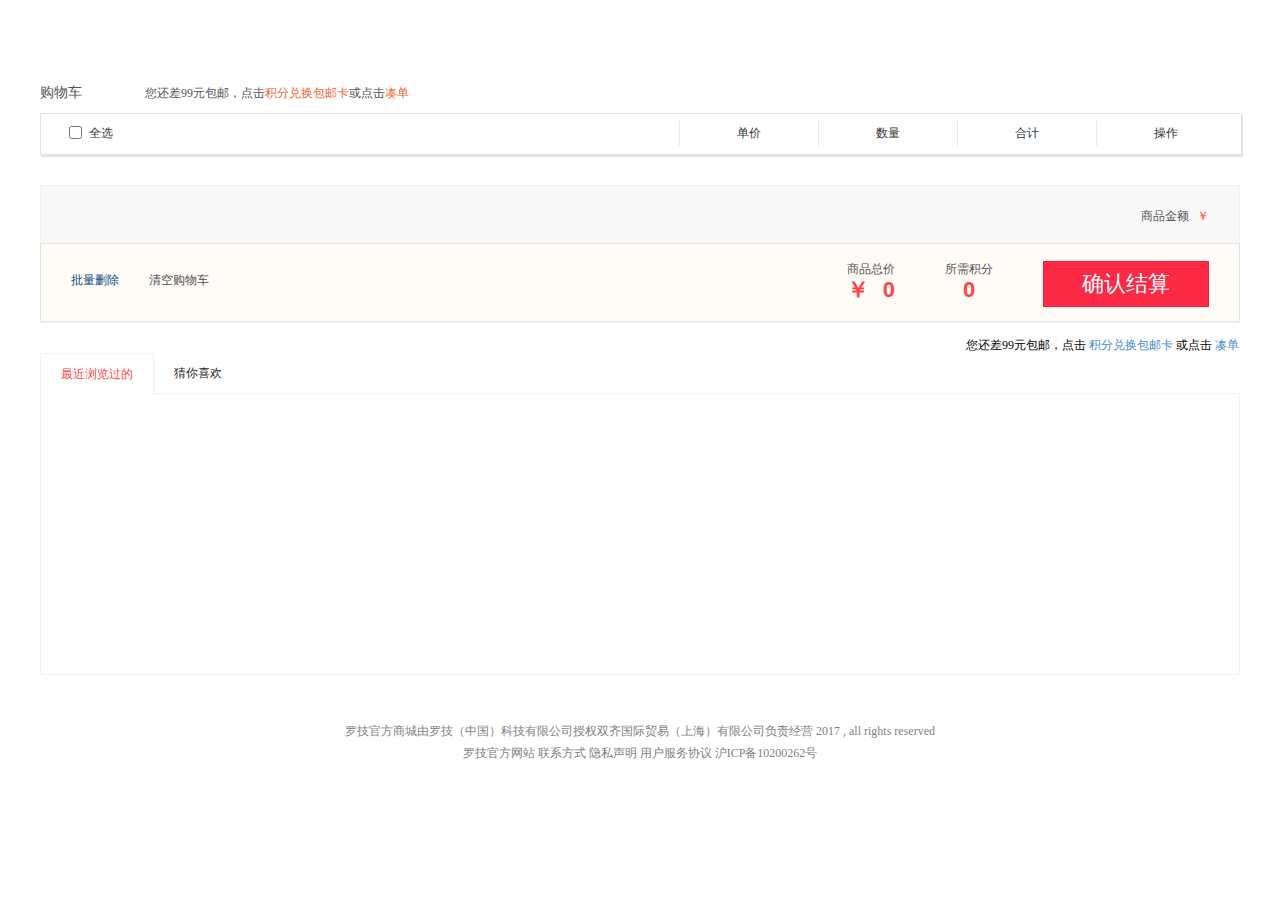
<file: shop.html>
<!DOCTYPE html><html lang="en"><head><meta charset="UTF-8"><meta name="viewport" content="width=device-width,initial-scale=1"><title>Document</title><link rel="stylesheet" href="css/shop.min.css"><script src="js/jquery-1.11.3.js"></script><script src="js/require.js" async="true" defer="defer" data-main="js/main2"></script></head><body><div class="shop-contain"><div class="shop-header"><a href="" class="logo"></a><div class="step-box"></div></div><div class="shopping"><div class="shopping-title"><span>购物车</span> <span>您还差99元包邮，点击<a href="">积分兑换包邮卡</a>或点击<a href="">凑单</a></span></div><div class="pay-box"><ul class="pay-header"><li class="li-1"><input type="checkbox" id="chooseall"> <span>全选</span></li><li><span>单价</span></li><li><span>数量</span></li><li><span>合计</span></li><li><span>操作</span></li></ul><div class="pay-body"></div></div><div class="all"><div class="div_text"><p><span class="promoney">商品金额 <i>￥</i> <span></span></span></p></div><div class="div_price"><div class="div1"><a href="">批量删除</a></div><div class="div2"><a href="">清空购物车</a></div><div class="div3"><span><em>商品总价</em><p style="float: left;">￥</p><p id="import" style="float: right;">0</p></span><span><em>所需积分</em><p>0</p></span><a href="">确认结算</a></div></div><div style="width: 100%; text-align: right; margin-top: 9%;"><span>您还差99元包邮，点击 <a href="" style="color: #428bca;">积分兑换包邮卡</a> 或点击 <a href="" style="color: #428bca;">凑单</a></span></div><a href="" class="free"></a></div></div><div class="used"><ul><li><a href="javascript:void(0)" class="active">最近浏览过的</a></li><li><a href="javascript:void(0)">猜你喜欢</a></li></ul><div></div></div></div><div class="shop-foot"><div class="copyright"><p>罗技官方商城由罗技（中国）科技有限公司授权双齐国际贸易（上海）有限公司负责经营 2017 , all rights reserved</p><p>罗技官方网站 联系方式 隐私声明 用户服务协议 沪ICP备10200262号</p></div></div></body></html>
</file>
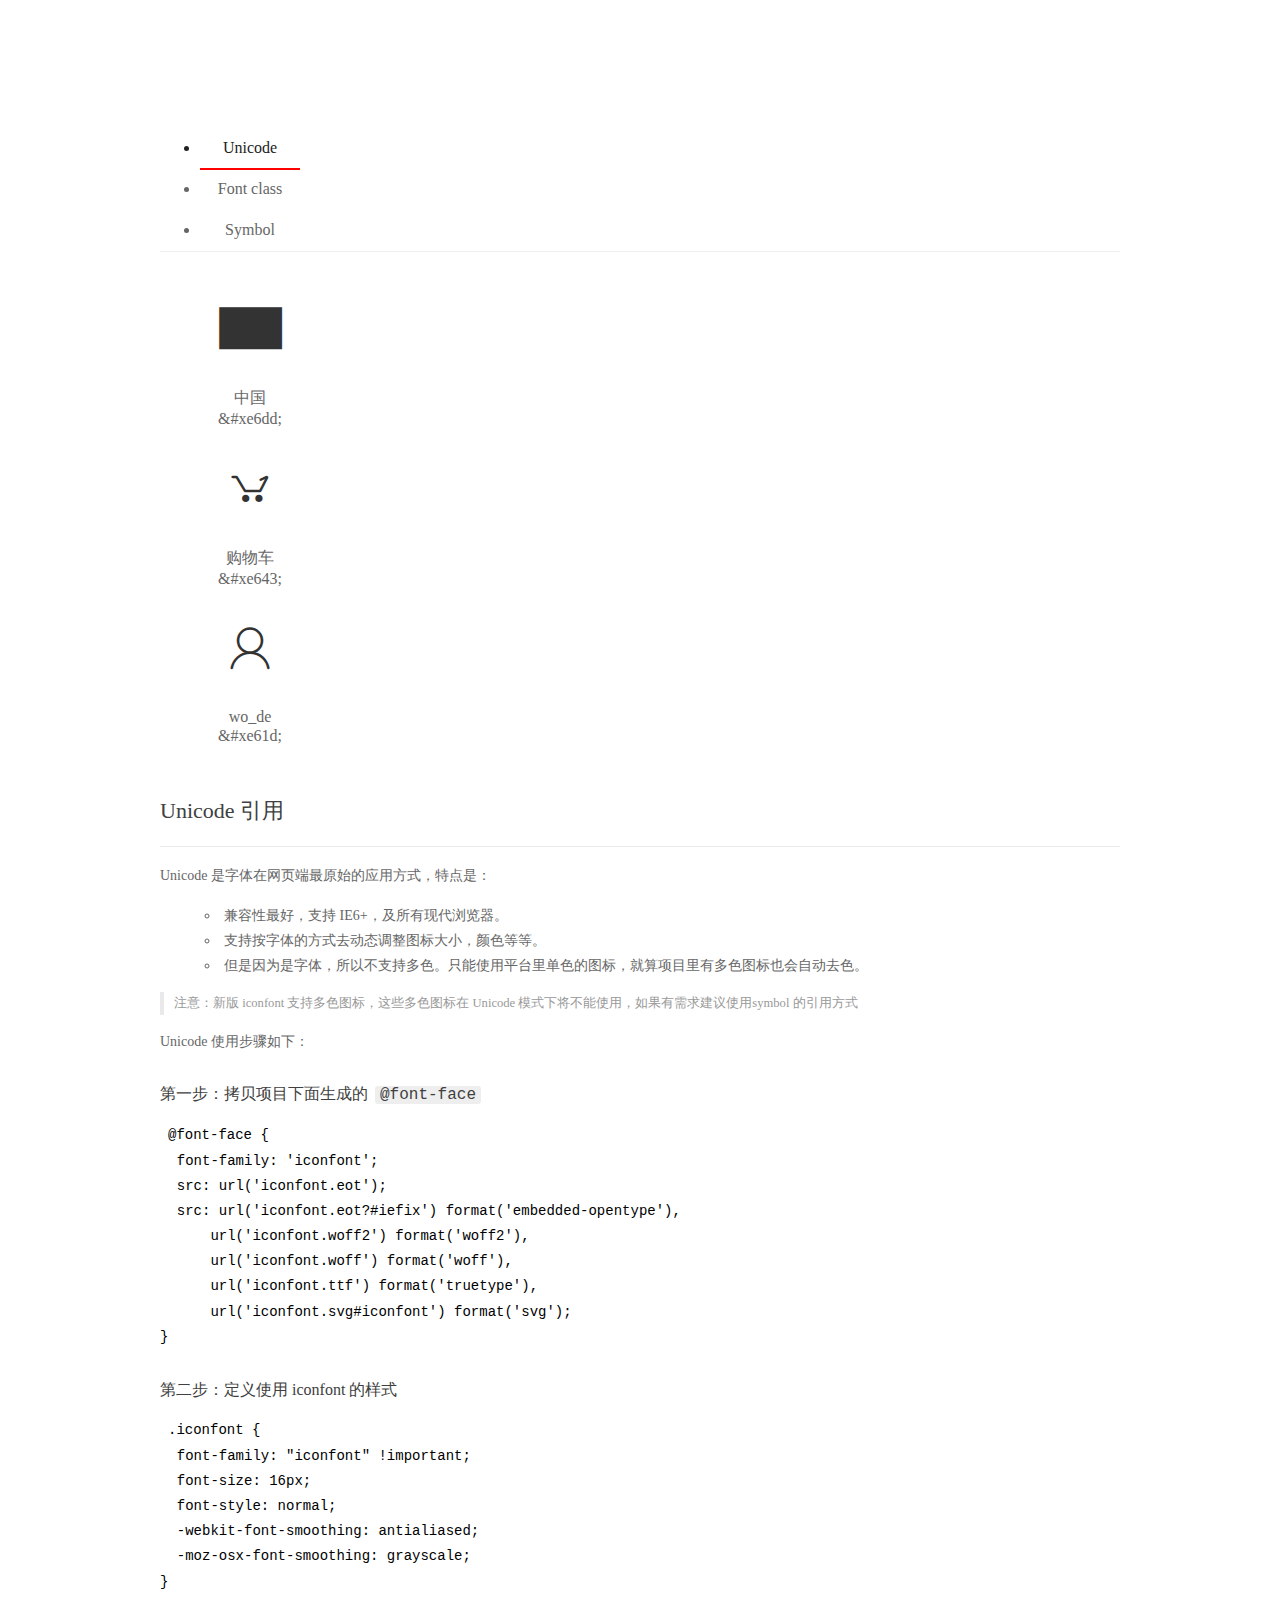
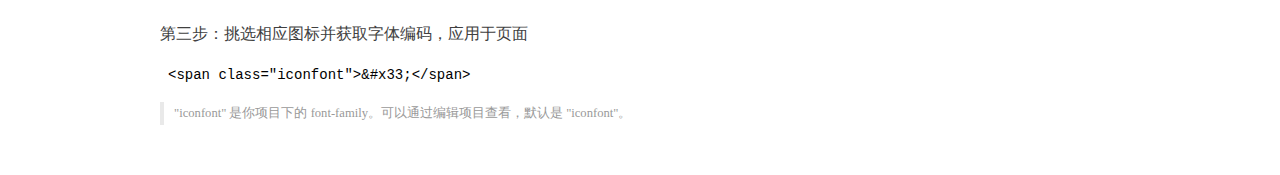
<file: icon/demo_index.html>
<!DOCTYPE html>
<html>
<head>
  <meta charset="utf-8"/>
  <title>IconFont Demo</title>
  <link rel="shortcut icon" href="https://img.alicdn.com/tps/i4/TB1_oz6GVXXXXaFXpXXJDFnIXXX-64-64.ico" type="image/x-icon"/>
  <link rel="stylesheet" href="https://g.alicdn.com/thx/cube/1.3.2/cube.min.css">
  <link rel="stylesheet" href="demo.css">
  <link rel="stylesheet" href="iconfont.css">
  <script src="iconfont.js"></script>
  <!-- jQuery -->
  <script src="https://a1.alicdn.com/oss/uploads/2018/12/26/7bfddb60-08e8-11e9-9b04-53e73bb6408b.js"></script>
  <!-- 代码高亮 -->
  <script src="https://a1.alicdn.com/oss/uploads/2018/12/26/a3f714d0-08e6-11e9-8a15-ebf944d7534c.js"></script>
</head>
<body>
  <div class="main">
    <h1 class="logo"><a href="https://www.iconfont.cn/" title="iconfont 首页" target="_blank">&#xe86b;</a></h1>
    <div class="nav-tabs">
      <ul id="tabs" class="dib-box">
        <li class="dib active"><span>Unicode</span></li>
        <li class="dib"><span>Font class</span></li>
        <li class="dib"><span>Symbol</span></li>
      </ul>
      
    </div>
    <div class="tab-container">
      <div class="content unicode" style="display: block;">
          <ul class="icon_lists dib-box">
          
            <li class="dib">
              <span class="icon iconfont">&#xe6dd;</span>
                <div class="name">中国</div>
                <div class="code-name">&amp;#xe6dd;</div>
              </li>
          
            <li class="dib">
              <span class="icon iconfont">&#xe643;</span>
                <div class="name">购物车</div>
                <div class="code-name">&amp;#xe643;</div>
              </li>
          
            <li class="dib">
              <span class="icon iconfont">&#xe61d;</span>
                <div class="name">wo_de</div>
                <div class="code-name">&amp;#xe61d;</div>
              </li>
          
          </ul>
          <div class="article markdown">
          <h2 id="unicode-">Unicode 引用</h2>
          <hr>

          <p>Unicode 是字体在网页端最原始的应用方式，特点是：</p>
          <ul>
            <li>兼容性最好，支持 IE6+，及所有现代浏览器。</li>
            <li>支持按字体的方式去动态调整图标大小，颜色等等。</li>
            <li>但是因为是字体，所以不支持多色。只能使用平台里单色的图标，就算项目里有多色图标也会自动去色。</li>
          </ul>
          <blockquote>
            <p>注意：新版 iconfont 支持多色图标，这些多色图标在 Unicode 模式下将不能使用，如果有需求建议使用symbol 的引用方式</p>
          </blockquote>
          <p>Unicode 使用步骤如下：</p>
          <h3 id="-font-face">第一步：拷贝项目下面生成的 <code>@font-face</code></h3>
<pre><code class="language-css"
>@font-face {
  font-family: 'iconfont';
  src: url('iconfont.eot');
  src: url('iconfont.eot?#iefix') format('embedded-opentype'),
      url('iconfont.woff2') format('woff2'),
      url('iconfont.woff') format('woff'),
      url('iconfont.ttf') format('truetype'),
      url('iconfont.svg#iconfont') format('svg');
}
</code></pre>
          <h3 id="-iconfont-">第二步：定义使用 iconfont 的样式</h3>
<pre><code class="language-css"
>.iconfont {
  font-family: "iconfont" !important;
  font-size: 16px;
  font-style: normal;
  -webkit-font-smoothing: antialiased;
  -moz-osx-font-smoothing: grayscale;
}
</code></pre>
          <h3 id="-">第三步：挑选相应图标并获取字体编码，应用于页面</h3>
<pre>
<code class="language-html"
>&lt;span class="iconfont"&gt;&amp;#x33;&lt;/span&gt;
</code></pre>
          <blockquote>
            <p>"iconfont" 是你项目下的 font-family。可以通过编辑项目查看，默认是 "iconfont"。</p>
          </blockquote>
          </div>
      </div>
      <div class="content font-class">
        <ul class="icon_lists dib-box">
          
          <li class="dib">
            <span class="icon iconfont icon-zhongguo"></span>
            <div class="name">
              中国
            </div>
            <div class="code-name">.icon-zhongguo
            </div>
          </li>
          
          <li class="dib">
            <span class="icon iconfont icon-gouwuche"></span>
            <div class="name">
              购物车
            </div>
            <div class="code-name">.icon-gouwuche
            </div>
          </li>
          
          <li class="dib">
            <span class="icon iconfont icon-wo_de2"></span>
            <div class="name">
              wo_de
            </div>
            <div class="code-name">.icon-wo_de2
            </div>
          </li>
          
        </ul>
        <div class="article markdown">
        <h2 id="font-class-">font-class 引用</h2>
        <hr>

        <p>font-class 是 Unicode 使用方式的一种变种，主要是解决 Unicode 书写不直观，语意不明确的问题。</p>
        <p>与 Unicode 使用方式相比，具有如下特点：</p>
        <ul>
          <li>兼容性良好，支持 IE8+，及所有现代浏览器。</li>
          <li>相比于 Unicode 语意明确，书写更直观。可以很容易分辨这个 icon 是什么。</li>
          <li>因为使用 class 来定义图标，所以当要替换图标时，只需要修改 class 里面的 Unicode 引用。</li>
          <li>不过因为本质上还是使用的字体，所以多色图标还是不支持的。</li>
        </ul>
        <p>使用步骤如下：</p>
        <h3 id="-fontclass-">第一步：引入项目下面生成的 fontclass 代码：</h3>
<pre><code class="language-html">&lt;link rel="stylesheet" href="./iconfont.css"&gt;
</code></pre>
        <h3 id="-">第二步：挑选相应图标并获取类名，应用于页面：</h3>
<pre><code class="language-html">&lt;span class="iconfont icon-xxx"&gt;&lt;/span&gt;
</code></pre>
        <blockquote>
          <p>"
            iconfont" 是你项目下的 font-family。可以通过编辑项目查看，默认是 "iconfont"。</p>
        </blockquote>
      </div>
      </div>
      <div class="content symbol">
          <ul class="icon_lists dib-box">
          
            <li class="dib">
                <svg class="icon svg-icon" aria-hidden="true">
                  <use xlink:href="#icon-zhongguo"></use>
                </svg>
                <div class="name">中国</div>
                <div class="code-name">#icon-zhongguo</div>
            </li>
          
            <li class="dib">
                <svg class="icon svg-icon" aria-hidden="true">
                  <use xlink:href="#icon-gouwuche"></use>
                </svg>
                <div class="name">购物车</div>
                <div class="code-name">#icon-gouwuche</div>
            </li>
          
            <li class="dib">
                <svg class="icon svg-icon" aria-hidden="true">
                  <use xlink:href="#icon-wo_de2"></use>
                </svg>
                <div class="name">wo_de</div>
                <div class="code-name">#icon-wo_de2</div>
            </li>
          
          </ul>
          <div class="article markdown">
          <h2 id="symbol-">Symbol 引用</h2>
          <hr>

          <p>这是一种全新的使用方式，应该说这才是未来的主流，也是平台目前推荐的用法。相关介绍可以参考这篇<a href="">文章</a>
            这种用法其实是做了一个 SVG 的集合，与另外两种相比具有如下特点：</p>
          <ul>
            <li>支持多色图标了，不再受单色限制。</li>
            <li>通过一些技巧，支持像字体那样，通过 <code>font-size</code>, <code>color</code> 来调整样式。</li>
            <li>兼容性较差，支持 IE9+，及现代浏览器。</li>
            <li>浏览器渲染 SVG 的性能一般，还不如 png。</li>
          </ul>
          <p>使用步骤如下：</p>
          <h3 id="-symbol-">第一步：引入项目下面生成的 symbol 代码：</h3>
<pre><code class="language-html">&lt;script src="./iconfont.js"&gt;&lt;/script&gt;
</code></pre>
          <h3 id="-css-">第二步：加入通用 CSS 代码（引入一次就行）：</h3>
<pre><code class="language-html">&lt;style&gt;
.icon {
  width: 1em;
  height: 1em;
  vertical-align: -0.15em;
  fill: currentColor;
  overflow: hidden;
}
&lt;/style&gt;
</code></pre>
          <h3 id="-">第三步：挑选相应图标并获取类名，应用于页面：</h3>
<pre><code class="language-html">&lt;svg class="icon" aria-hidden="true"&gt;
  &lt;use xlink:href="#icon-xxx"&gt;&lt;/use&gt;
&lt;/svg&gt;
</code></pre>
          </div>
      </div>

    </div>
  </div>
  <script>
  $(document).ready(function () {
      $('.tab-container .content:first').show()

      $('#tabs li').click(function (e) {
        var tabContent = $('.tab-container .content')
        var index = $(this).index()

        if ($(this).hasClass('active')) {
          return
        } else {
          $('#tabs li').removeClass('active')
          $(this).addClass('active')

          tabContent.hide().eq(index).fadeIn()
        }
      })
    })
  </script>
</body>
</html>
</file>
<file: icon/demo.css>
/* Logo 字体 */
@font-face {
  font-family: "iconfont logo";
  src: url('https://at.alicdn.com/t/font_985780_km7mi63cihi.eot?t=1545807318834');
  src: url('https://at.alicdn.com/t/font_985780_km7mi63cihi.eot?t=1545807318834#iefix') format('embedded-opentype'),
    url('https://at.alicdn.com/t/font_985780_km7mi63cihi.woff?t=1545807318834') format('woff'),
    url('https://at.alicdn.com/t/font_985780_km7mi63cihi.ttf?t=1545807318834') format('truetype'),
    url('https://at.alicdn.com/t/font_985780_km7mi63cihi.svg?t=1545807318834#iconfont') format('svg');
}

.logo {
  font-family: "iconfont logo";
  font-size: 160px;
  font-style: normal;
  -webkit-font-smoothing: antialiased;
  -moz-osx-font-smoothing: grayscale;
}

/* tabs */
.nav-tabs {
  position: relative;
}

.nav-tabs .nav-more {
  position: absolute;
  right: 0;
  bottom: 0;
  height: 42px;
  line-height: 42px;
  color: #666;
}

#tabs {
  border-bottom: 1px solid #eee;
}

#tabs li {
  cursor: pointer;
  width: 100px;
  height: 40px;
  line-height: 40px;
  text-align: center;
  font-size: 16px;
  border-bottom: 2px solid transparent;
  position: relative;
  z-index: 1;
  margin-bottom: -1px;
  color: #666;
}


#tabs .active {
  border-bottom-color: #f00;
  color: #222;
}

.tab-container .content {
  display: none;
}

/* 页面布局 */
.main {
  padding: 30px 100px;
  width: 960px;
  margin: 0 auto;
}

.main .logo {
  color: #333;
  text-align: left;
  margin-bottom: 30px;
  line-height: 1;
  height: 110px;
  margin-top: -50px;
  overflow: hidden;
  *zoom: 1;
}

.main .logo a {
  font-size: 160px;
  color: #333;
}

.helps {
  margin-top: 40px;
}

.helps pre {
  padding: 20px;
  margin: 10px 0;
  border: solid 1px #e7e1cd;
  background-color: #fffdef;
  overflow: auto;
}

.icon_lists {
  width: 100% !important;
  overflow: hidden;
  *zoom: 1;
}

.icon_lists li {
  width: 100px;
  margin-bottom: 10px;
  margin-right: 20px;
  text-align: center;
  list-style: none !important;
  cursor: default;
}

.icon_lists li .code-name {
  line-height: 1.2;
}

.icon_lists .icon {
  display: block;
  height: 100px;
  line-height: 100px;
  font-size: 42px;
  margin: 10px auto;
  color: #333;
  -webkit-transition: font-size 0.25s linear, width 0.25s linear;
  -moz-transition: font-size 0.25s linear, width 0.25s linear;
  transition: font-size 0.25s linear, width 0.25s linear;
}

.icon_lists .icon:hover {
  font-size: 100px;
}

.icon_lists .svg-icon {
  /* 通过设置 font-size 来改变图标大小 */
  width: 1em;
  /* 图标和文字相邻时，垂直对齐 */
  vertical-align: -0.15em;
  /* 通过设置 color 来改变 SVG 的颜色/fill */
  fill: currentColor;
  /* path 和 stroke 溢出 viewBox 部分在 IE 下会显示
      normalize.css 中也包含这行 */
  overflow: hidden;
}

.icon_lists li .name,
.icon_lists li .code-name {
  color: #666;
}

/* markdown 样式 */
.markdown {
  color: #666;
  font-size: 14px;
  line-height: 1.8;
}

.highlight {
  line-height: 1.5;
}

.markdown img {
  vertical-align: middle;
  max-width: 100%;
}

.markdown h1 {
  color: #404040;
  font-weight: 500;
  line-height: 40px;
  margin-bottom: 24px;
}

.markdown h2,
.markdown h3,
.markdown h4,
.markdown h5,
.markdown h6 {
  color: #404040;
  margin: 1.6em 0 0.6em 0;
  font-weight: 500;
  clear: both;
}

.markdown h1 {
  font-size: 28px;
}

.markdown h2 {
  font-size: 22px;
}

.markdown h3 {
  font-size: 16px;
}

.markdown h4 {
  font-size: 14px;
}

.markdown h5 {
  font-size: 12px;
}

.markdown h6 {
  font-size: 12px;
}

.markdown hr {
  height: 1px;
  border: 0;
  background: #e9e9e9;
  margin: 16px 0;
  clear: both;
}

.markdown p {
  margin: 1em 0;
}

.markdown>p,
.markdown>blockquote,
.markdown>.highlight,
.markdown>ol,
.markdown>ul {
  width: 80%;
}

.markdown ul>li {
  list-style: circle;
}

.markdown>ul li,
.markdown blockquote ul>li {
  margin-left: 20px;
  padding-left: 4px;
}

.markdown>ul li p,
.markdown>ol li p {
  margin: 0.6em 0;
}

.markdown ol>li {
  list-style: decimal;
}

.markdown>ol li,
.markdown blockquote ol>li {
  margin-left: 20px;
  padding-left: 4px;
}

.markdown code {
  margin: 0 3px;
  padding: 0 5px;
  background: #eee;
  border-radius: 3px;
}

.markdown strong,
.markdown b {
  font-weight: 600;
}

.markdown>table {
  border-collapse: collapse;
  border-spacing: 0px;
  empty-cells: show;
  border: 1px solid #e9e9e9;
  width: 95%;
  margin-bottom: 24px;
}

.markdown>table th {
  white-space: nowrap;
  color: #333;
  font-weight: 600;
}

.markdown>table th,
.markdown>table td {
  border: 1px solid #e9e9e9;
  padding: 8px 16px;
  text-align: left;
}

.markdown>table th {
  background: #F7F7F7;
}

.markdown blockquote {
  font-size: 90%;
  color: #999;
  border-left: 4px solid #e9e9e9;
  padding-left: 0.8em;
  margin: 1em 0;
}

.markdown blockquote p {
  margin: 0;
}

.markdown .anchor {
  opacity: 0;
  transition: opacity 0.3s ease;
  margin-left: 8px;
}

.markdown .waiting {
  color: #ccc;
}

.markdown h1:hover .anchor,
.markdown h2:hover .anchor,
.markdown h3:hover .anchor,
.markdown h4:hover .anchor,
.markdown h5:hover .anchor,
.markdown h6:hover .anchor {
  opacity: 1;
  display: inline-block;
}

.markdown>br,
.markdown>p>br {
  clear: both;
}


.hljs {
  display: block;
  background: white;
  padding: 0.5em;
  color: #333333;
  overflow-x: auto;
}

.hljs-comment,
.hljs-meta {
  color: #969896;
}

.hljs-string,
.hljs-variable,
.hljs-template-variable,
.hljs-strong,
.hljs-emphasis,
.hljs-quote {
  color: #df5000;
}

.hljs-keyword,
.hljs-selector-tag,
.hljs-type {
  color: #a71d5d;
}

.hljs-literal,
.hljs-symbol,
.hljs-bullet,
.hljs-attribute {
  color: #0086b3;
}

.hljs-section,
.hljs-name {
  color: #63a35c;
}

.hljs-tag {
  color: #333333;
}

.hljs-title,
.hljs-attr,
.hljs-selector-id,
.hljs-selector-class,
.hljs-selector-attr,
.hljs-selector-pseudo {
  color: #795da3;
}

.hljs-addition {
  color: #55a532;
  background-color: #eaffea;
}

.hljs-deletion {
  color: #bd2c00;
  background-color: #ffecec;
}

.hljs-link {
  text-decoration: underline;
}

/* 代码高亮 */
/* PrismJS 1.15.0
https://prismjs.com/download.html#themes=prism&languages=markup+css+clike+javascript */
/**
 * prism.js default theme for JavaScript, CSS and HTML
 * Based on dabblet (http://dabblet.com)
 * @author Lea Verou
 */
code[class*="language-"],
pre[class*="language-"] {
  color: black;
  background: none;
  text-shadow: 0 1px white;
  font-family: Consolas, Monaco, 'Andale Mono', 'Ubuntu Mono', monospace;
  text-align: left;
  white-space: pre;
  word-spacing: normal;
  word-break: normal;
  word-wrap: normal;
  line-height: 1.5;

  -moz-tab-size: 4;
  -o-tab-size: 4;
  tab-size: 4;

  -webkit-hyphens: none;
  -moz-hyphens: none;
  -ms-hyphens: none;
  hyphens: none;
}

pre[class*="language-"]::-moz-selection,
pre[class*="language-"] ::-moz-selection,
code[class*="language-"]::-moz-selection,
code[class*="language-"] ::-moz-selection {
  text-shadow: none;
  background: #b3d4fc;
}

pre[class*="language-"]::selection,
pre[class*="language-"] ::selection,
code[class*="language-"]::selection,
code[class*="language-"] ::selection {
  text-shadow: none;
  background: #b3d4fc;
}

@media print {

  code[class*="language-"],
  pre[class*="language-"] {
    text-shadow: none;
  }
}

/* Code blocks */
pre[class*="language-"] {
  padding: 1em;
  margin: .5em 0;
  overflow: auto;
}

:not(pre)>code[class*="language-"],
pre[class*="language-"] {
  background: #f5f2f0;
}

/* Inline code */
:not(pre)>code[class*="language-"] {
  padding: .1em;
  border-radius: .3em;
  white-space: normal;
}

.token.comment,
.token.prolog,
.token.doctype,
.token.cdata {
  color: slategray;
}

.token.punctuation {
  color: #999;
}

.namespace {
  opacity: .7;
}

.token.property,
.token.tag,
.token.boolean,
.token.number,
.token.constant,
.token.symbol,
.token.deleted {
  color: #905;
}

.token.selector,
.token.attr-name,
.token.string,
.token.char,
.token.builtin,
.token.inserted {
  color: #690;
}

.token.operator,
.token.entity,
.token.url,
.language-css .token.string,
.style .token.string {
  color: #9a6e3a;
  background: hsla(0, 0%, 100%, .5);
}

.token.atrule,
.token.attr-value,
.token.keyword {
  color: #07a;
}

.token.function,
.token.class-name {
  color: #DD4A68;
}

.token.regex,
.token.important,
.token.variable {
  color: #e90;
}

.token.important,
.token.bold {
  font-weight: bold;
}

.token.italic {
  font-style: italic;
}

.token.entity {
  cursor: help;
}
</file>
<file: icon/iconfont.css>
@font-face {font-family: "iconfont";
  src: url('iconfont.eot?t=1600932876698'); /* IE9 */
  src: url('iconfont.eot?t=1600932876698#iefix') format('embedded-opentype'), /* IE6-IE8 */
  url('[data-uri]') format('woff2'),
  url('iconfont.woff?t=1600932876698') format('woff'),
  url('iconfont.ttf?t=1600932876698') format('truetype'), /* chrome, firefox, opera, Safari, Android, iOS 4.2+ */
  url('iconfont.svg?t=1600932876698#iconfont') format('svg'); /* iOS 4.1- */
}

.iconfont {
  font-family: "iconfont" !important;
  font-size: 16px;
  font-style: normal;
  -webkit-font-smoothing: antialiased;
  -moz-osx-font-smoothing: grayscale;
}

.icon-zhongguo:before {
  content: "\e6dd";
}

.icon-gouwuche:before {
  content: "\e643";
}

.icon-wo_de2:before {
  content: "\e61d";
}
</file>
<file: css/shop.min.css>
@charset "UTF-8";*{margin:0;padding:0;font-size:100%}body{line-height:1;font-family:"宋体";font-size:12px}ol,ul{list-style:none}li{list-style-type:none}a{text-decoration:none}.shop-contain .shopping .all .div_price .div1>a:hover,.shop-contain .shopping .all .div_price .div2>a:hover{text-decoration:underline}.icon{width:1em;height:1em;vertical-align:-.15em;fill:currentColor;overflow:hidden}.shop-contain{width:1200px;margin:20px auto;position:relative}.shop-contain .shop-header{height:48px;margin-top:20px 0 30px}.shop-contain .shop-header .logo{float:left;margin-top:10px;width:272px;height:24px;background:url(https://store.logitech.com.cn/images/login-01.png) no-repeat}.shop-contain .shop-header .step-box{float:right;width:794px;height:35px;background:url(https://store.logitech.com.cn/images/cart-step-01.png) no-repeat}.shop-contain .shopping{display:block}.shop-contain .shopping .shopping-title{font-size:12px;color:#545454;height:30px;line-height:30px;margin:10px 0 5px}.shop-contain .shopping .shopping-title span:nth-of-type(1){font-size:14px}.shop-contain .shopping .shopping-title span:nth-of-type(2){margin-left:5%}.shop-contain .shopping .shopping-title span:nth-of-type(2)>a{color:#eb6836}.shop-contain .shopping .pay-box{width:1200px;border:1px solid #e3e3e3;box-shadow:1px 2px 1px rgba(0,0,0,.1);margin-bottom:30px;background:#fff;font-size:12px;text-align:center}.shop-contain .shopping .pay-box .pay-header{color:#333;height:40px;font-family:"Helvetica Neue",Helvetica,Arial,sans-serif}.shop-contain .shopping .pay-box .pay-header>li{font-weight:400;height:40px;line-height:40px;border-bottom:1px solid #e3e3e3;float:left}.shop-contain .shopping .pay-box .pay-header>li span{margin-top:7px;display:block;height:25px;border-left:1px solid #e9e9e9;line-height:25px;width:138px}.shop-contain .shopping .pay-box .pay-header .li-1{text-align:left;padding-left:28px;width:610px}.shop-contain .shopping .pay-box .pay-header .li-1 #chooseall{float:left;margin-top:12px}.shop-contain .shopping .pay-box .pay-header .li-1>span{border-left:none;margin-left:20px}.shop-contain .shopping .pay-box .pay-body .pay-pro{height:120px}.shop-contain .shopping .pay-box .pay-body .pay-pro>input{float:left;margin:54px 20px 0 15px}.shop-contain .shopping .pay-box .pay-body .pay-pro .pic-name{width:590px;height:80px;padding:20px 0;float:left}.shop-contain .shopping .pay-box .pay-body .pay-pro .pic-name .pay-picture{float:left;height:80px;width:78px;margin-right:30px}.shop-contain .shopping .pay-box .pay-body .pay-pro .pic-name .pay-picture img{height:80px;width:78px}.shop-contain .shopping .pay-box .pay-body .pay-pro .pic-name .pay-name{float:left;height:80px;width:190px;text-align:left}.shop-contain .shopping .pay-box .pay-body .pay-pro .pic-name .pay-name a{display:table-cell;line-height:24px;vertical-align:middle;color:#5b5b5b;height:80px;width:190px}.shop-contain .shopping .pay-box .pay-body .pay-pro .pay-money{padding:20px 0;line-height:80px;width:140px;height:80px;float:left;color:#5b5b5b}.shop-contain .shopping .pay-box .pay-body .pay-pro .pay-num{padding:20px 0;width:140px;height:80px;float:left}.shop-contain .shopping .pay-box .pay-body .pay-pro .pay-num>div{position:relative;width:96px;height:30px;border:1px solid #c8c7cc;margin:25px auto 0}.shop-contain .shopping .pay-box .pay-body .pay-pro .pay-num>div a{position:absolute;top:-1px;display:inline-block;height:30px;width:25px;line-height:30px;text-align:center;font-weight:700;font-size:14px;z-index:2;color:#000}.shop-contain .shopping .pay-box .pay-body .pay-pro .pay-num>div a:nth-of-type(1){border-right:1px solid #c8c7cc;left:0}.shop-contain .shopping .pay-box .pay-body .pay-pro .pay-num>div a:nth-of-type(2){border-left:1px solid #c8c7cc;right:0}.shop-contain .shopping .pay-box .pay-body .pay-pro .pay-num>div>input{position:absolute;left:0;top:0;height:100%;width:100%;background:#fff;border:none;text-align:center;z-index:1;line-height:26px}.shop-contain .shopping .pay-box .pay-body .pay-pro .allmoney,.shop-contain .shopping .pay-box .pay-body .pay-pro .pay-delete{padding:20px 0;line-height:80px;width:140px;height:80px;float:left}.shop-contain .shopping .pay-box .pay-body .pay-pro .allmoney{color:#ff3c3c;font-size:13px;font-weight:700}.shop-contain .shopping .pay-box .pay-body .pay-pro .pay-delete a{color:#428bca}.shop-contain .shopping .all{position:relative;background:#f8f8f8;height:136px;margin-bottom:30px;border:1px solid #f1f0f0}.shop-contain .shopping .all .div_text{line-height:30px;text-align:right;padding-right:30px;font-size:12px;padding-top:15px}.shop-contain .shopping .all .div_text>p{margin:0 0 10px}.shop-contain .shopping .all .div_text>p .promoney{padding-left:50px;color:#545454}.shop-contain .shopping .all .div_text>p .promoney>i{font-style:normal;color:#ff3c3c;padding-left:5px}.shop-contain .shopping .all .div_text>p .promoney>span{color:#ff3c3c}.shop-contain .shopping .all .div_price{position:absolute;bottom:0;left:-1px;height:77px;width:1168px;padding-left:30px;background:#fffbf7;border:1px solid #e3e3e3;z-index:1;font-size:12px}.shop-contain .shopping .all .div_price .div1>a{float:left;color:#064784;margin-right:30px;margin-top:30px}.shop-contain .shopping .all .div_price .div2>a{float:left;color:#4f4f4f;margin-top:30px}.shop-contain .shopping .all .div_price .div3{float:right}.shop-contain .shopping .all .div_price .div3 span{float:left;height:77px;padding:0 20px;background:url(https://store.logitech.com.cn/images/price-reperter-bg.png)}.shop-contain .shopping .all .div_price .div3 span em{display:block;text-align:center;line-height:20px;color:#545454;font-style:normal;padding-top:15px}.shop-contain .shopping .all .div_price .div3 span p{display:block;text-align:center;color:#ff4545;font-weight:700;font-size:22px;font-family:SimSun,Verdana,Arial}.shop-contain .shopping .all .div_price .div3 span:nth-of-type(2){margin-left:10px}.shop-contain .shopping .all .div_price .div3>a{float:left;margin:17px 30px 0;background:#FC2945;border:1px solid #fd1c3a;color:#fff;width:164px;height:44px;line-height:44px;text-align:center;font-size:22px;text-decoration:none;font-family:SimSun,Verdana,Arial}.shop-contain .shopping .all .free{position:absolute;display:inline-block;width:20px;height:141px;right:-30px;top:0;background:url(https://store.logitech.com.cn/images/give-advise-bg.png) no-repeat}.shop-contain .used ul{position:relative;z-index:1;height:40px}.shop-contain .used ul li{float:left;height:40px}.shop-contain .used ul li a{height:40px;line-height:40px;display:inline-block;padding:0 20px;color:#262626}.shop-contain .used ul .active{border:1px solid #f1f0f0;color:#ff4545;border-bottom:1px solid #fff;background:#fff}.shop-contain .used>div{height:280px;width:1198px;margin:0 auto;border:1px solid #f1f0f0}.shop-foot .copyright{font-size:12px;color:#7f7f7f;padding:30px 0;position:relative;width:1200px;margin:0 auto;text-align:center}.shop-foot .copyright>p{margin:0 0 10px}
</file>
